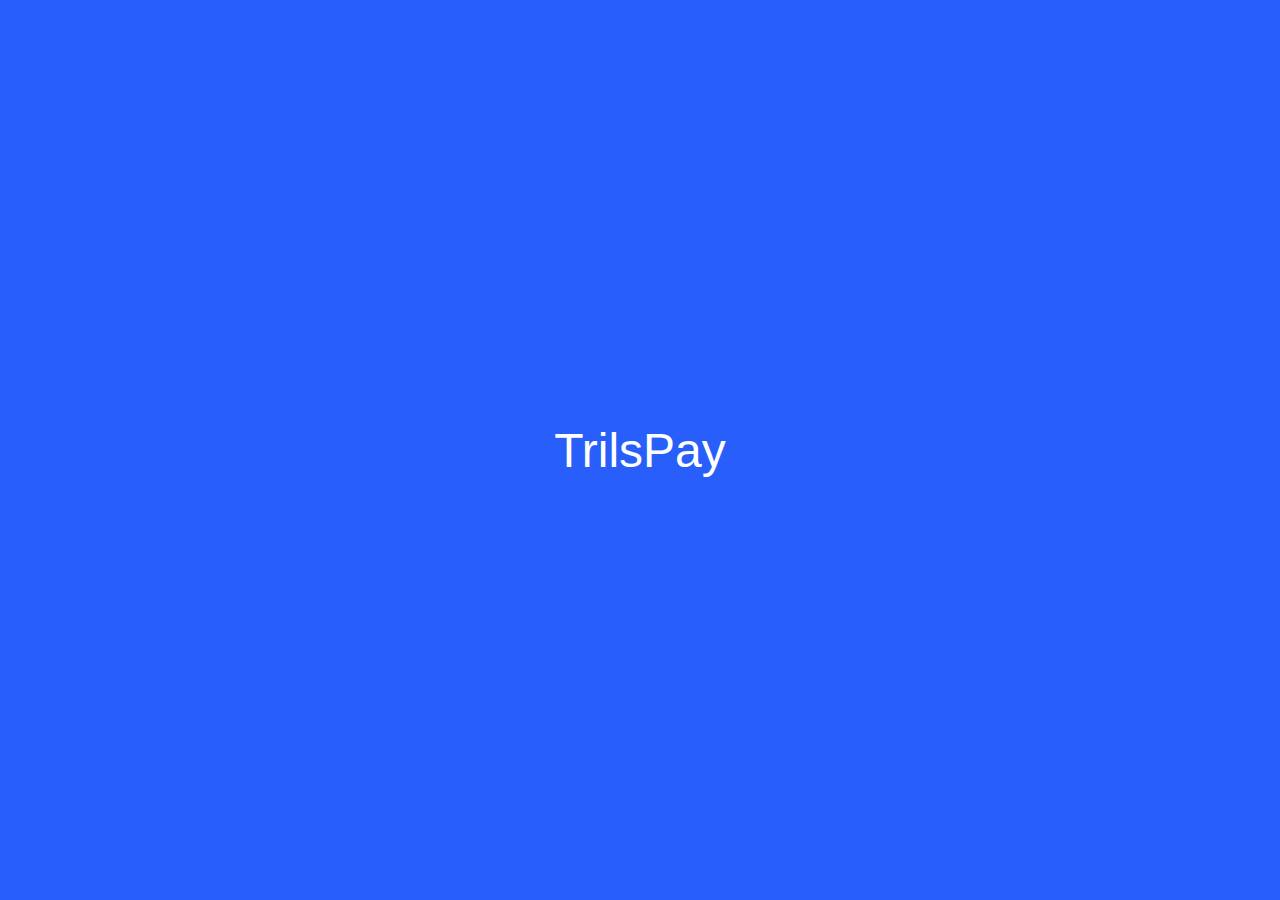
<file: index.html>
<!DOCTYPE html>
<html lang="en">
<head>
    <meta charset="UTF-8">
    <meta name="viewport" content="width=device-width, initial-scale=1.0">
    <title>TRILSPAY</title>
    <link rel="stylesheet" href="styles/index.css">
</head>
<body>
    <div id="launcher">TrilsPay</div>

    <script src="functions/app.js"></script>
</body>
</html>
</file>
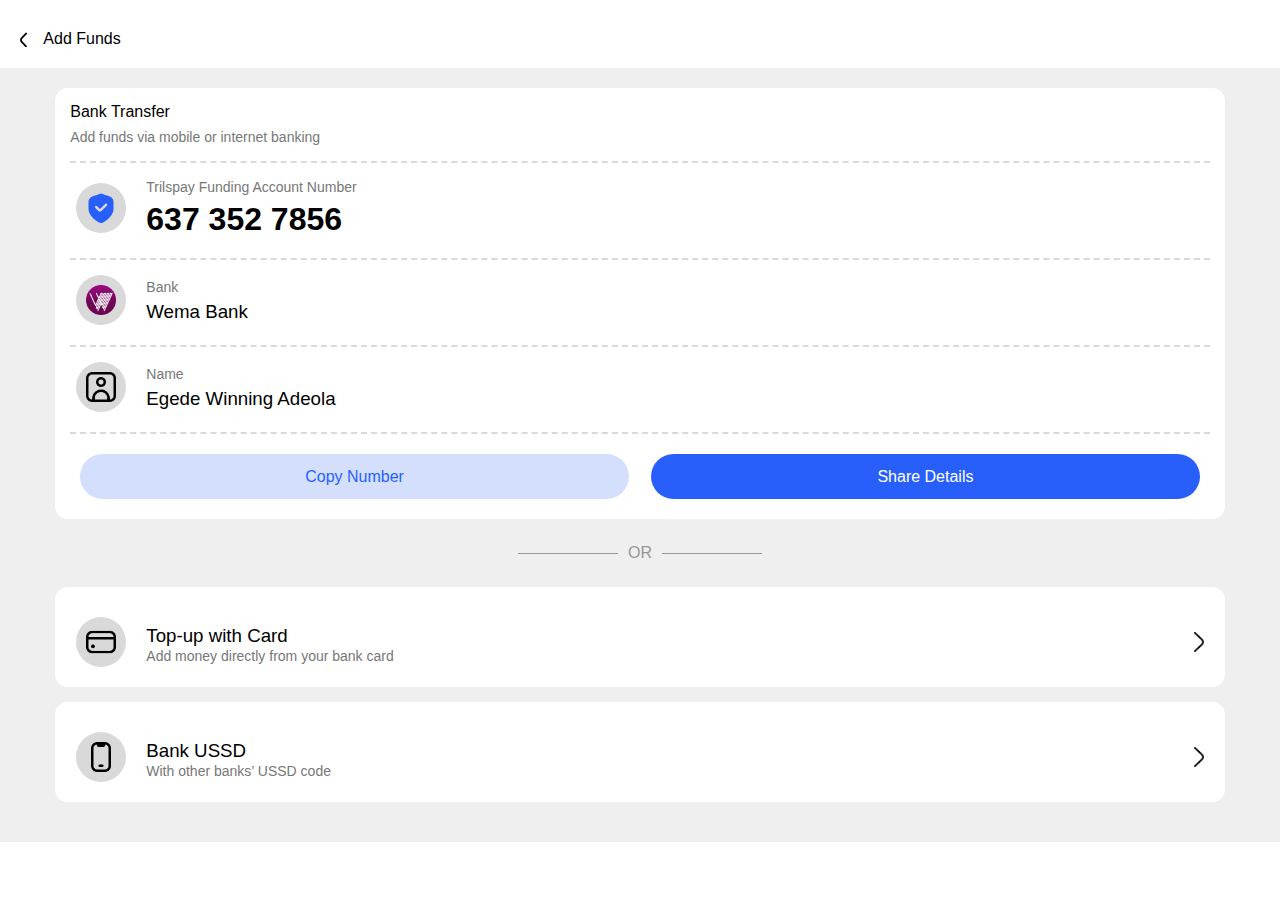
<file: addFunds.html>
<!doctype html>
<html>

<head>
    <meta charset="UTF-8">
    <meta name="viewport" content="width=device-width, initial-scale=1.0">
    <link rel="stylesheet" href="/styles/style.css">
    <!-- <script src="https://cdn.tailwindcss.com"></script> -->
    <title>Add Funds
    </title>
</head>

<body>
    <nav class="navbar">
        <div style="display: flex; align-items: center;">
            <img src="./assets//icons/backIcon.png" alt="back">
            <p>Add Funds</p>
        </div>

    </nav>

    <main class="add-funds">
        <div class="card">
            <p>Bank Transfer</p>
            <span>Add funds via mobile or internet banking</span>

            <div class="dashed-line"></div>

            <div class="child">
                <div class="circle">
                    <img src="./assets/images/Account.png" alt="">
                </div>
                <div class="children">
                    <span>
                        Trilspay Funding Account Number
                    </span>

                    <h1>
                        637 352 7856
                    </h1>
                </div>
            </div>
            <div class="dashed-line"></div>

            <div class="child">
                <div class="circle">
                    <img src="./assets/images/Bank.png" alt="">
                </div>
                <div class="children">
                    <span>
                        Bank
                    </span>

                    <h3>
                        Wema Bank
                    </h3>
                </div>
            </div>
            <div class="dashed-line"></div>

            <div class="child">
                <div class="circle">
                    <img src="./assets/images/Beneficiary.png" alt="">
                </div>
                <div class="children">
                    <span>
                        Name
                    </span>

                    <h3>
                        Egede Winning Adeola
                    </h3>
                </div>
            </div>

            <div class="dashed-line"></div>
            <div class="container">
                <button>Copy Number</button>
                <button>Share Details</button>
            </div>
        </div>

        <div class="middle">
            <div class="line"></div>
            <p>OR</p>
            <div class="line"></div>
        </div>

        <div class="parent">
            <div class="card">
                <div class="child">
                    <div class="subChild">
                        <div class="circle">
                            <img src="./assets/icons/creditCard.png" alt="">
                        </div>
                        <div class="children">
                            <h3>
                                Top-up with Card
                            </h3>
                            <span>
                                Add money directly from your bank card
                            </span>
        
                        </div>
                    </div>

                    <img src="./assets/icons/nextIcon.png" alt="" class="icon">
                </div>
            </div>
            <div class="card">
                <div class="child">
                    <div class="subChild">
                        <div class="circle">
                            <img src="./assets/images/mobile.png" alt="">
                        </div>
                        <div class="children">
                            <h3>
                                Bank USSD
                            </h3>
                            <span>
                                With other banks’ USSD code
                            </span>
        
                        </div>
                    </div>
                    <img src="./assets/icons/nextIcon.png" alt="" class="icon">
                </div>
            </div>
        </div>
    </main>

</body>

</html>
</file>
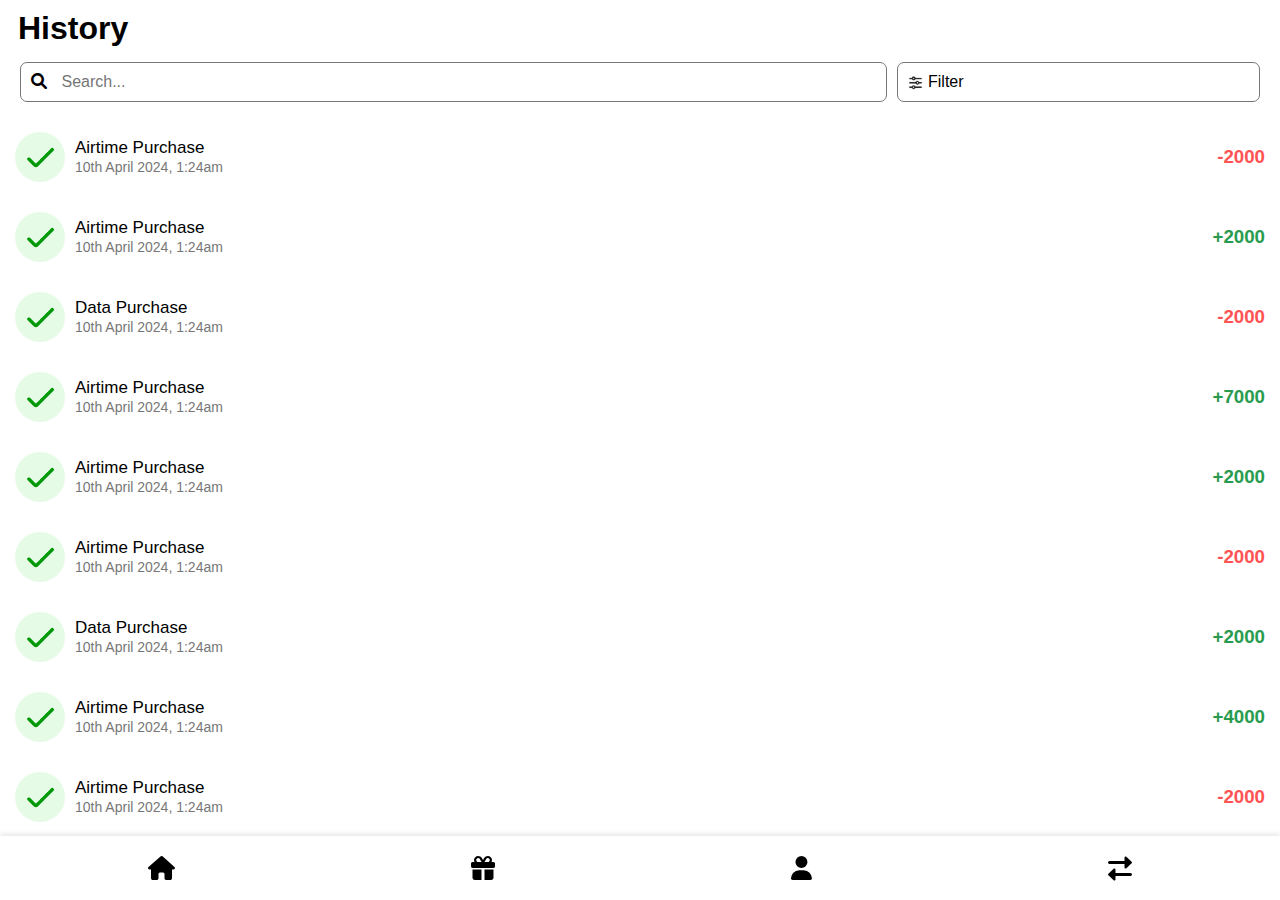
<file: history.html>
<!DOCTYPE html>
<html lang="en">

<head>
    <meta charset="UTF-8">
    <meta name="viewport" content="width=device-width, initial-scale=1.0">
    <title>History</title>
    <link rel="preconnect" href="https://fonts.googleapis.com">
    <link rel="preconnect" href="https://fonts.gstatic.com" crossorigin>
    <link href="https://fonts.googleapis.com/css2?family=Sora:wght@100..800&display=swap" rel="stylesheet">
    <link rel="stylesheet" href="https://cdnjs.cloudflare.com/ajax/libs/font-awesome/6.0.0-beta3/css/all.min.css">
    <link rel="stylesheet" href="./styles/style.css">
</head>

<body>
    <div class="modal-container" id="receipt">
        <div class="modal">
            <header>
                <div>
                    <h2 id="service"></h2>
                    <span id="product"></span>
                </div>

                <p id="closeBtn" class="close">
                    Done
                </p>
            </header>

            <div class="modal-body">
                <div class="card" id="receiptModal" style="display: grid; place-content: center;">
                    <h1 id="receiptAmount"></h1>
                </div>
                <div class="card" style="border: 1px solid #7777; margin: 13px 0;">
                    <p id="receiptDate" style="font-size: 17px;"></p>
                    <p id="receiptTime" style="margin-top: 7px; font-size: 17px;"></p>
                </div>
                <div class="card" id="receiptId" style="display: flex; justify-content: space-between; align-items: center; border: 1px solid #7777;">
                    <div>
                        <span>Transaction no.</span>
                        <p style="margin-top: 7px; font-size: 17px;">
                            16828763873748748836
                        </p>
                    </div>

                    <img src="./assets/icons/copyIcon.png" alt="" style="height: 25px; ">
                </div>
            </div>

            <div class="modal-footer" style="color: #FF5353; font-size: 19px; padding:10px 20px; display: flex; align-items: center; margin-top: 10px;">
                <img src="./assets/icons/flagIcon.png" alt="" style="height: 25px; margin-right: 10px;">
                Report a problem
            </div>
        </div>
    </div>
    <main class="history">
        <div class="header">
            <h1>History</h1>
        </div>
        <nav class="navbar">
            <div class="search-container">
                <i class="fas fa-search search-icon"></i>
                <input type="text" class="search-input" placeholder="Search...">
            </div>

            <button>
                <img src="./assets/icons/filterIcon.png" alt="">
                Filter
            </button>
        </nav>

        <div class="container" id="history">

        </div>

        

        <div class="bottom-nav">
            <i class="fas fa-home nav-icon" id="home-icon"></i>
            <i class="fas fa-gift nav-icon" id="gift-icon"></i>
            <i class="fas fa-user nav-icon" id="profile-icon"></i>
            <i class="fas fa-exchange-alt nav-icon" id="transfer-icon"></i>
        </div>
    </main>

    <script src="./functions/history.js"></script>
</body>

</html>
</file>
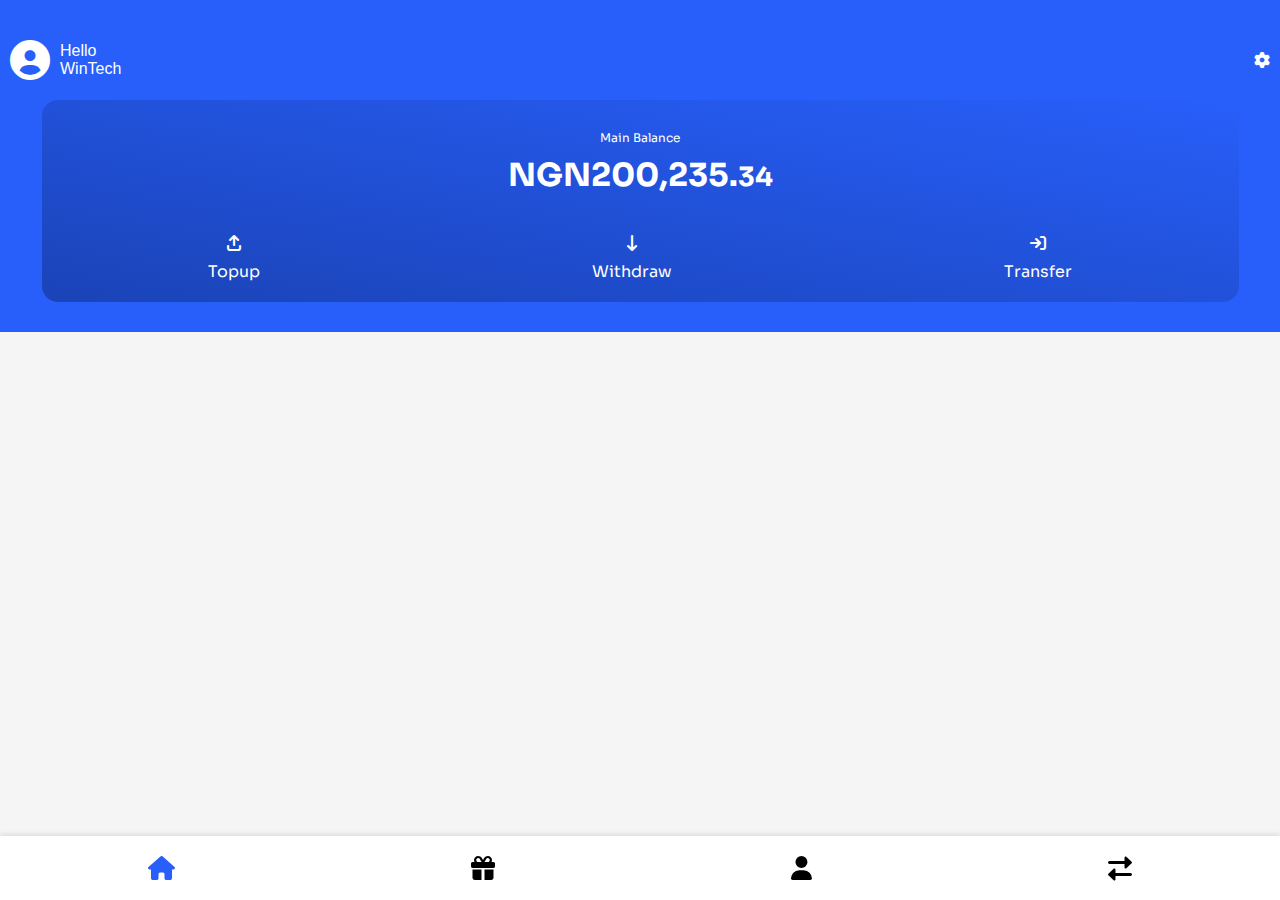
<file: index2.html>
<!DOCTYPE html>
<html lang="en">
<head>
    <meta charset="UTF-8">
    <meta name="viewport" content="width=device-width, initial-scale=1.0">
    <title>TRILSPAY</title>
    <link rel="preconnect" href="https://fonts.googleapis.com">
    <link rel="preconnect" href="https://fonts.gstatic.com" crossorigin>
    <link href="https://fonts.googleapis.com/css2?family=Sora:wght@100..800&display=swap" rel="stylesheet">
    <link rel="stylesheet" href="https://cdnjs.cloudflare.com/ajax/libs/font-awesome/6.0.0-beta3/css/all.min.css">
    <link rel="stylesheet" href="styles/index2.css">
    <link rel="stylesheet" href="styles/home.css">
</head>
<body>
    <div id="content"></div>

   
    <div class="bottom-nav">
        <i class="fas fa-home nav-icon" id="home-icon"></i>
        <i class="fas fa-gift nav-icon" id="gift-icon"></i>
        <i class="fas fa-user nav-icon" id="profile-icon"></i>
        <i class="fas fa-exchange-alt nav-icon" id="transfer-icon"></i>
    </div>

    <script src="functions/index2.js"></script>
</body>
</html>
</file>
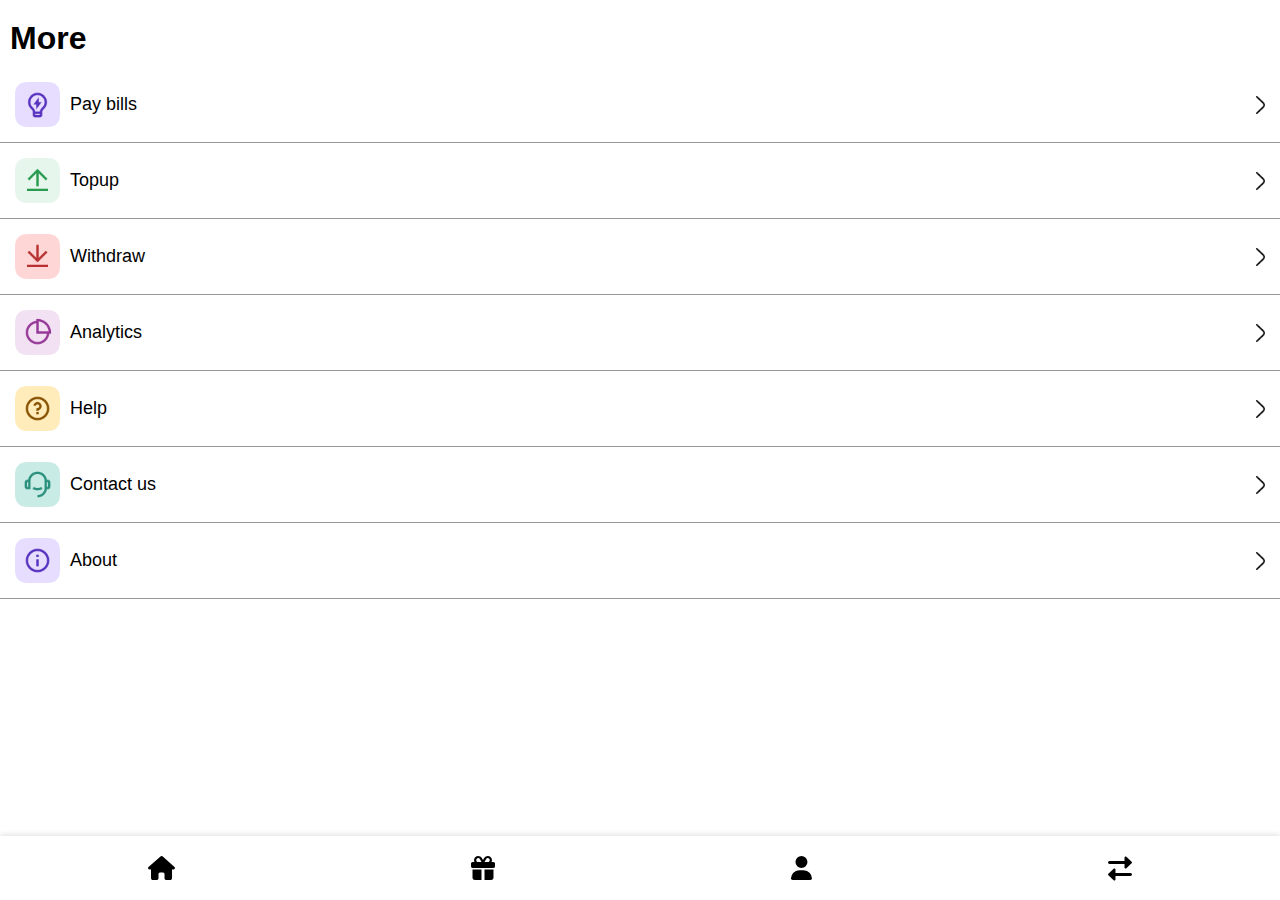
<file: more.html>
<!DOCTYPE html>
<html lang="en">
<head>
    <meta charset="UTF-8">
    <meta name="viewport" content="width=device-width, initial-scale=1.0">
    <title>More</title>
    <link rel="preconnect" href="https://fonts.googleapis.com">
    <link rel="preconnect" href="https://fonts.gstatic.com" crossorigin>
    <link href="https://fonts.googleapis.com/css2?family=Sora:wght@100..800&display=swap" rel="stylesheet">
    <link rel="stylesheet" href="https://cdnjs.cloudflare.com/ajax/libs/font-awesome/6.0.0-beta3/css/all.min.css">
    <link rel="stylesheet" href="./styles/style.css">
</head>
<body>
    <nav style="padding: 10px;">
        <h1>More</h1>
    </nav>
    <main>
        <div class="more" id="more">

        </div>

        <div class="bottom-nav">
            <i class="fas fa-home nav-icon" id="home-icon"></i>
            <i class="fas fa-gift nav-icon" id="gift-icon"></i>
            <i class="fas fa-user nav-icon" id="profile-icon"></i>
            <i class="fas fa-exchange-alt nav-icon" id="transfer-icon"></i>
        </div>
    </main>
    <script src="./functions/more.js"></script>
</body>
</html>
</file>
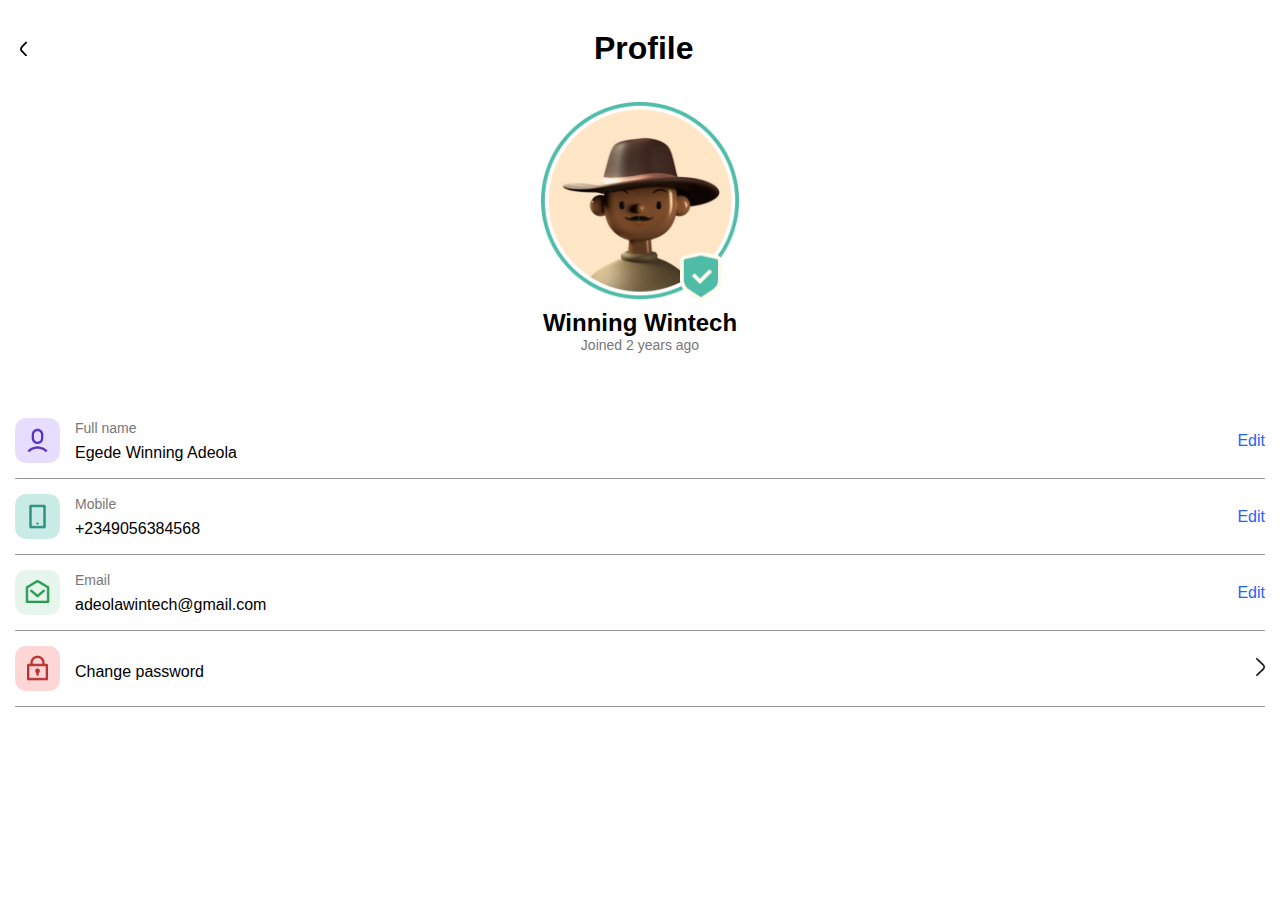
<file: profile.html>
<!DOCTYPE html>
<html lang="en">

<head>
    <meta charset="UTF-8">
    <meta name="viewport" content="width=device-width, initial-scale=1.0">
    <title>Profile</title>

    <link rel="stylesheet" href="./styles/style.css">
</head>

<body>
    <nav style="display: flex; align-items: center;" class="navbar">
        <img src="./assets//icons/backIcon.png" alt="back">
        <h1>Profile</h1>
        <div></div>
    </nav>

    <main class="profile">
        <div class="user">
            <img src="./assets/images/verifiedProfile.png" alt="">

            <h2>Winning Wintech</h2>
            <span>Joined 2 years ago</span>
        </div>

        <div class="modify">
            <div class="subChild">
                <div class="child">
                    <img src="./assets//images/setProfile.png" alt="">
                    <div>
                        <span>Full name</span>
                        <p>Egede Winning Adeola</p>
                    </div>
                </div>
                <a href="#">Edit</a>
            </div>
            <div class="subChild">
                <div class="child">
                    <img src="./assets//images/setMobile.png" alt="">
                    <div>
                        <span>Mobile</span>
                        <p>+2349056384568</p>
                    </div>
                </div>
                <a href="#">Edit</a>
            </div>
            <div class="subChild">
                <div class="child">
                    <img src="./assets//images/setEmail.png" alt="">
                    <div>
                        <span>Email</span>
                        <p>adeolawintech@gmail.com</p>
                    </div>
                </div>
                <a href="#">Edit</a>
            </div>
            <div class="subChild">
                <div class="child">
                    <img src="./assets//images/setPassword.png" alt="">
                    <p>Change password</p>
                </div>
                <a href="#">
                    <img src="./assets/icons/nextIcon.png" alt="" class="icon">
                </a>
            </div>
    </main>
</body>

</html>
</file>
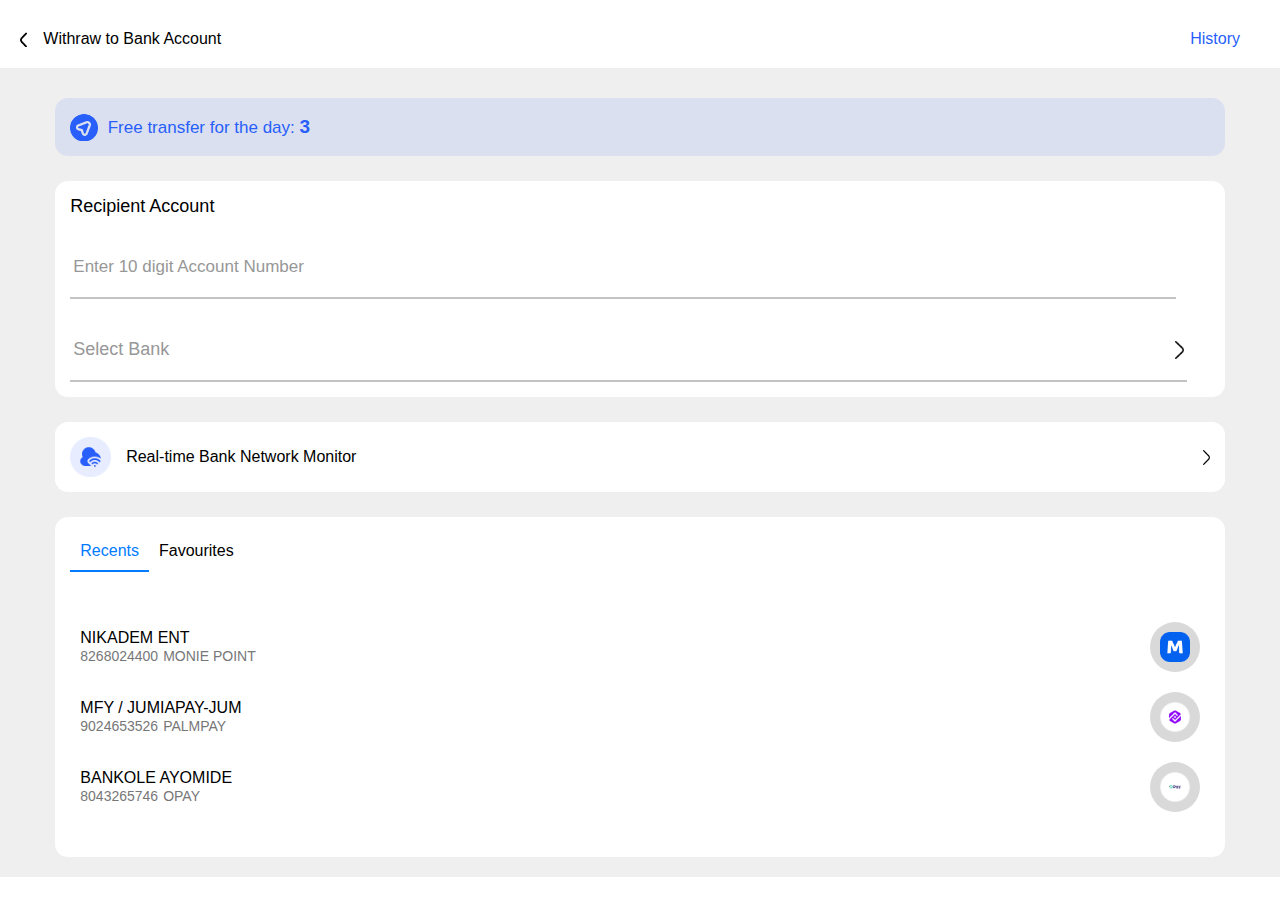
<file: withdraw.html>
<!DOCTYPE html>
<html lang="en">

<head>
    <meta charset="UTF-8">
    <meta name="viewport" content="width=device-width, initial-scale=1.0">
    <title>Withraw Funds</title>
    <!-- links -->
    <link rel="stylesheet" href="/styles/style.css">
</head>

<body>
    <nav class="navbar">
        <div style="display: flex; align-items: center;">
            <img src="./assets//icons/backIcon.png" alt="back">
            <p>Withraw to Bank Account</p>
        </div>

        <a href="">
            History
        </a>
    </nav>

    <main class="withdraw">
        <div class="card first">
            <img src="./assets/icons/sendIcon.png" alt="">
            <p>
                Free transfer for the day: <strong>3</strong>
            </p>
        </div>

        <div class="card transfer">
            <p>Recipient Account</p>
            <form action="">
                <input type="text" placeholder="Enter 10 digit Account Number">

                <button>
                    <p>
                        Select Bank
                    </p>

                    <img src="./assets/icons/nextIcon.png" alt="">
                </button>
            </form>
        </div>

        <div class="card realtime">
            <div style="display: flex; align-items: center;">
                <img src="./assets/images/wifi.png" alt="real time" class="wifi">
                <p>Real-time Bank Network Monitor</p>
            </div>

            <img src="./assets/icons/nextIcon.png" alt="" class="icon">
        </div>

        <div class="card tab">
            <div class="tabs">
                <button class="tab-link active" onclick="openTab(event, 'Tab1')">Recents</button>
                <button class="tab-link" onclick="openTab(event, 'Tab2')">Favourites</button>
            </div>

            <div id="Tab1" class="tab-content" style="display: block;">
                <div class="recent" id="recent">
                    <!-- data js -->
                </div>
                
            </div>
            <div id="Tab2" class="tab-content">
            </div>
        </div>

        <script src="functions/script.js"></script>
        <script src="functions/data.js"></script>
    </main>
</body>

</html>
</file>
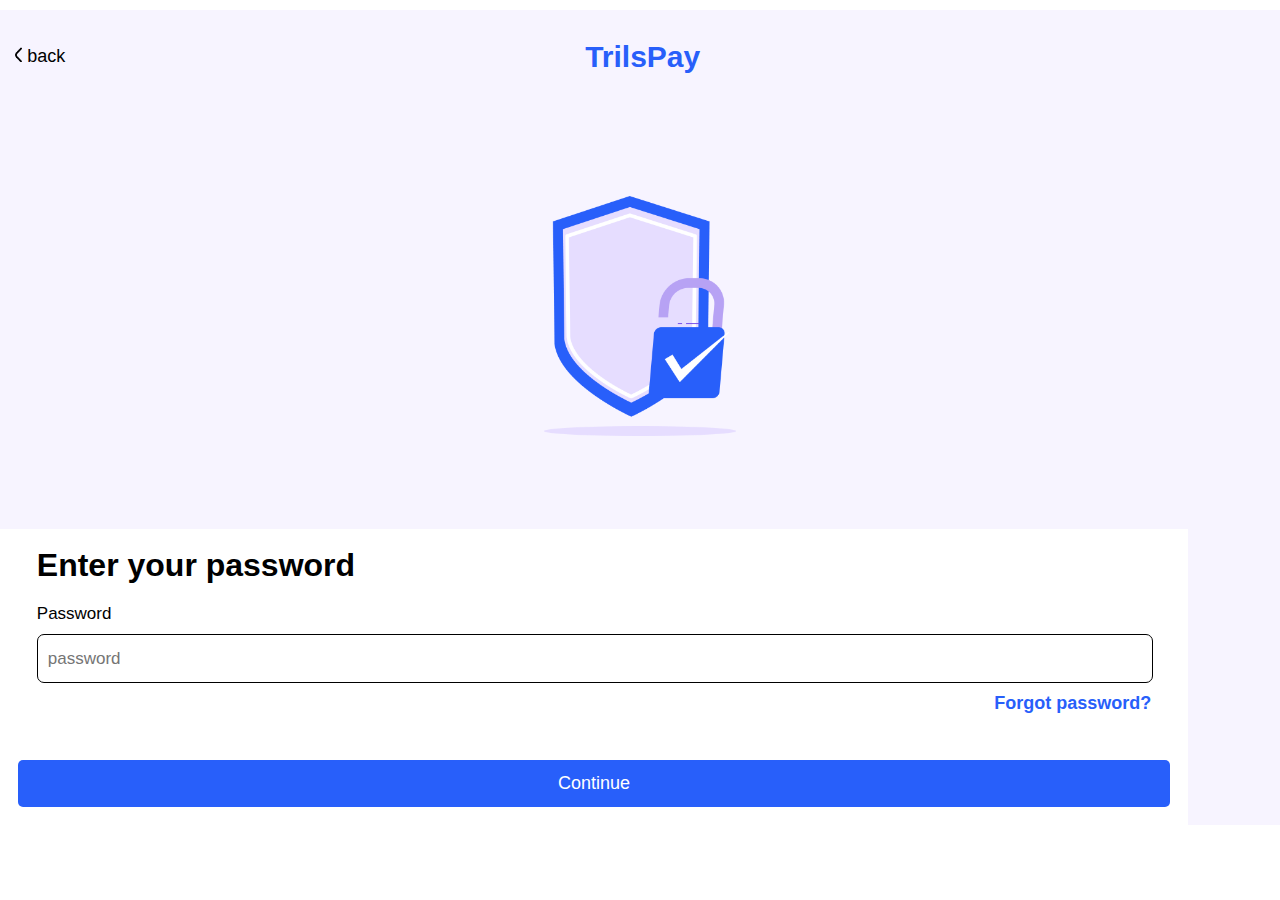
<file: authentication/password.html>
<!DOCTYPE html>
<html lang="en">
  <head>
    <meta charset="UTF-8" />
    <meta name="viewport" content="width=device-width, initial-scale=1.0" />
    <title>Sign In</title>
    <link rel="stylesheet" href="style.css" />
  </head>
  <body>
    <main class="password">
      <section>
        <nav class="navbar">
          <a href="">
            <img src="../assets/icons/backIcon.png" alt="" />
            back
          </a>

          <h1>TrilsPay</h1>

          <div></div>
        </nav>
        <div class="container">
          <img src="../assets/images/passwordImg.png" alt="" />
        </div>

        <div class="form">
          <div class="card">
            <div>
              <h1>Enter your password</h1>
            </div>
            <form action="">
              <label>Password</label>
              <input type="password" placeholder="password" />
              <div>
                <p class="a" id="modalBtn">Forgot password?</p>
              </div>
            </form>
          </div>

          <button>Continue</button>
        </div>
      </section>
    </main>
    <div class="modal-container" id="modal">
      <div class="modal" id="content1">
        <div class="body">
          <div class="header">
            <h1>Forgot your password?</h1>
            <p class="close" id="close1">Done</p>
          </div>
          <form action="">
            <label>Mobile number</label>
            <input type="text" placeholder="number" />
          </form>
        </div>

        <div class="button">
          <button>Send reset link</button>
          <p class="a" id="toPhone">Use email instead</p>
        </div>
      </div>

      <div class="modal" id="content2">
        <div class="body">
          <div class="header">
            <h1>Forgot your password?</h1>
            <p class="close" id="close2">Done</p>
          </div>
          <form action="">
            <label>Email</label>
            <input type="email" placeholder="email address" />
          </form>
        </div>

        <div class="button">
          <button>Send reset link</button>
          <p class="a" id="toEmail">Use phone instead</p>
        </div>
      </div>
    </div>

    <script src="../functions/forgot.js"></script>
  </body>
</html>
</file>
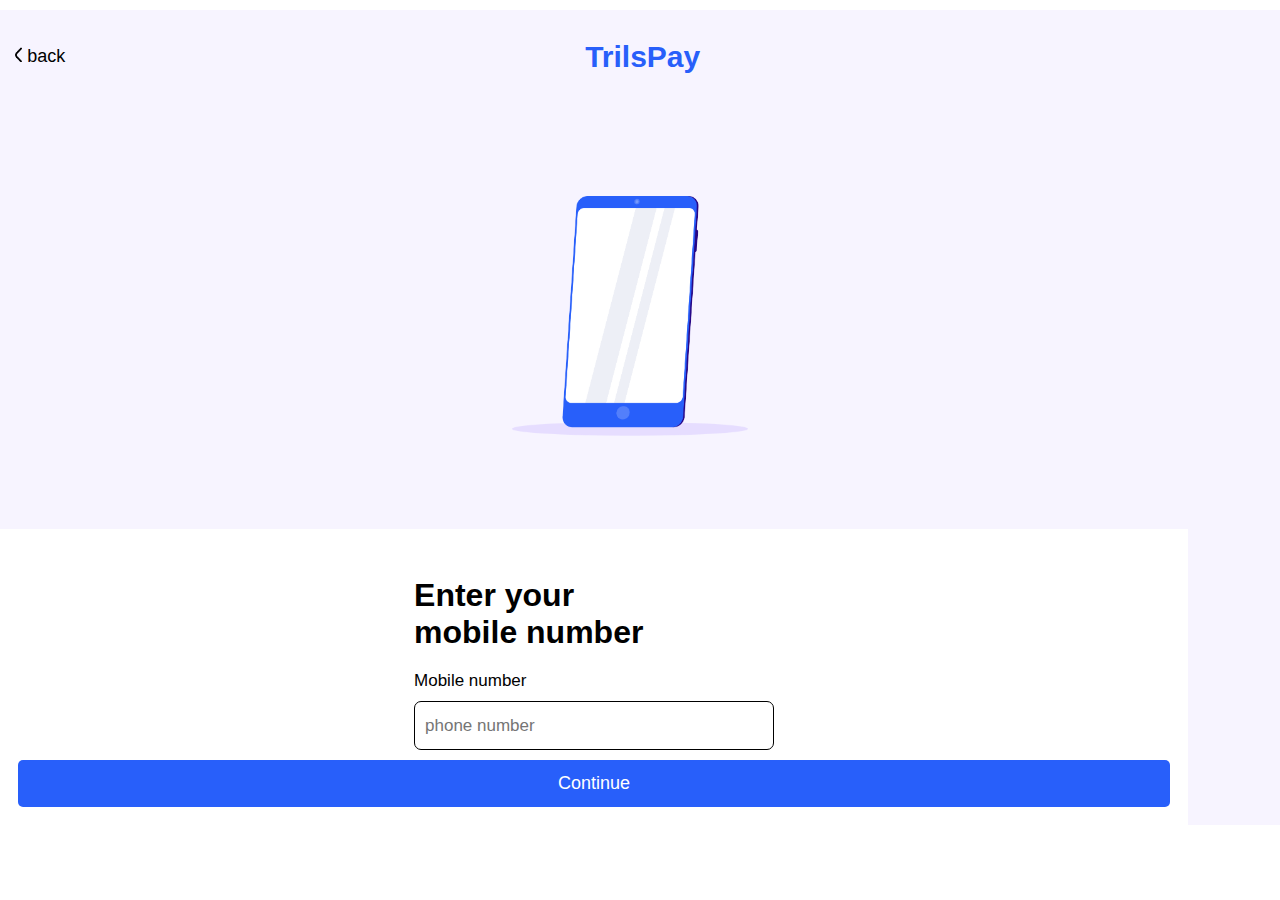
<file: authentication/signin.html>
<!DOCTYPE html>
<html lang="en">
  <head>
    <meta charset="UTF-8" />
    <meta name="viewport" content="width=device-width, initial-scale=1.0" />
    <title>Sign In</title>
    <link rel="stylesheet" href="style.css" />
  </head>
  <body>
    <main class="signin">
      <section>
        <nav class="navbar">
          <a href="">
            <img src="../assets/icons/backIcon.png" alt="" />
            back
          </a>

          <h1>TrilsPay</h1>

          <div></div>
        </nav>
        <div class="container">
          <img src="../assets/images/signinImg.png" alt="" />
        </div>

        <div class="form">
          <div class="content">
            <div>
              <h1>
                Enter your <br />
                mobile number
              </h1>
            </div>
            <form action="">
              <label> Mobile number</label>
              <input type="text" placeholder="phone number" />
            </form>
          </div>

          <button>Continue</button>
        </div>
      </section>
    </main>
  </body>
</html>
</file>
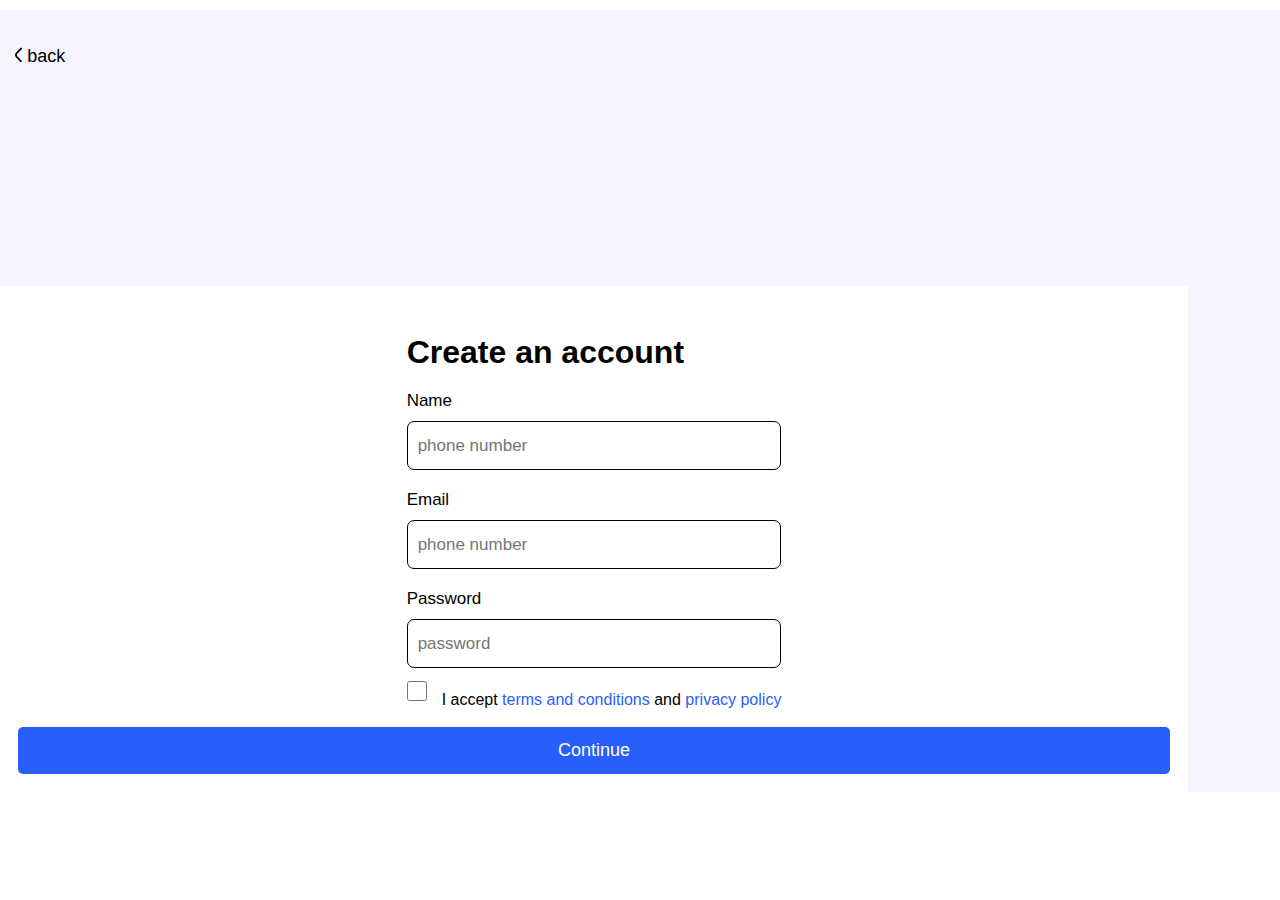
<file: authentication/signup.html>
<!DOCTYPE html>
<html lang="en">
  <head>
    <meta charset="UTF-8" />
    <meta name="viewport" content="width=device-width, initial-scale=1.0" />
    <title>Create Account</title>
    <link rel="stylesheet" href="style.css" />
  </head>
  <body>
    <main class="signup">
      <section>
        <nav class="navbar">
          <a href="">
            <img src="../assets/icons/backIcon.png" alt="" />
            back
          </a>
        </nav>
        <div class="container"></div>

        <div class="form">
          <div class="content">
            <div>
              <h1>Create an account</h1>
            </div>
            <form action="">
              <div>
                <label>Name</label>
                <input type="text" placeholder="phone number" />
              </div>
              <div>
                <label> Email</label>
                <input type="email" placeholder="phone number" />
              </div>
              <div>
                <label> Password</label>
                <input type="password" placeholder="password" />
              </div>

              <div class="box">
                <input type="checkbox" class="check" /><span>
                  I accept
                  <a href="">terms and conditions</a> and
                  <a href="">privacy policy</a>
                </span>
              </div>
            </form>
          </div>

          <button>Continue</button>
        </div>
      </section>
    </main>
  </body>
</html>
</file>
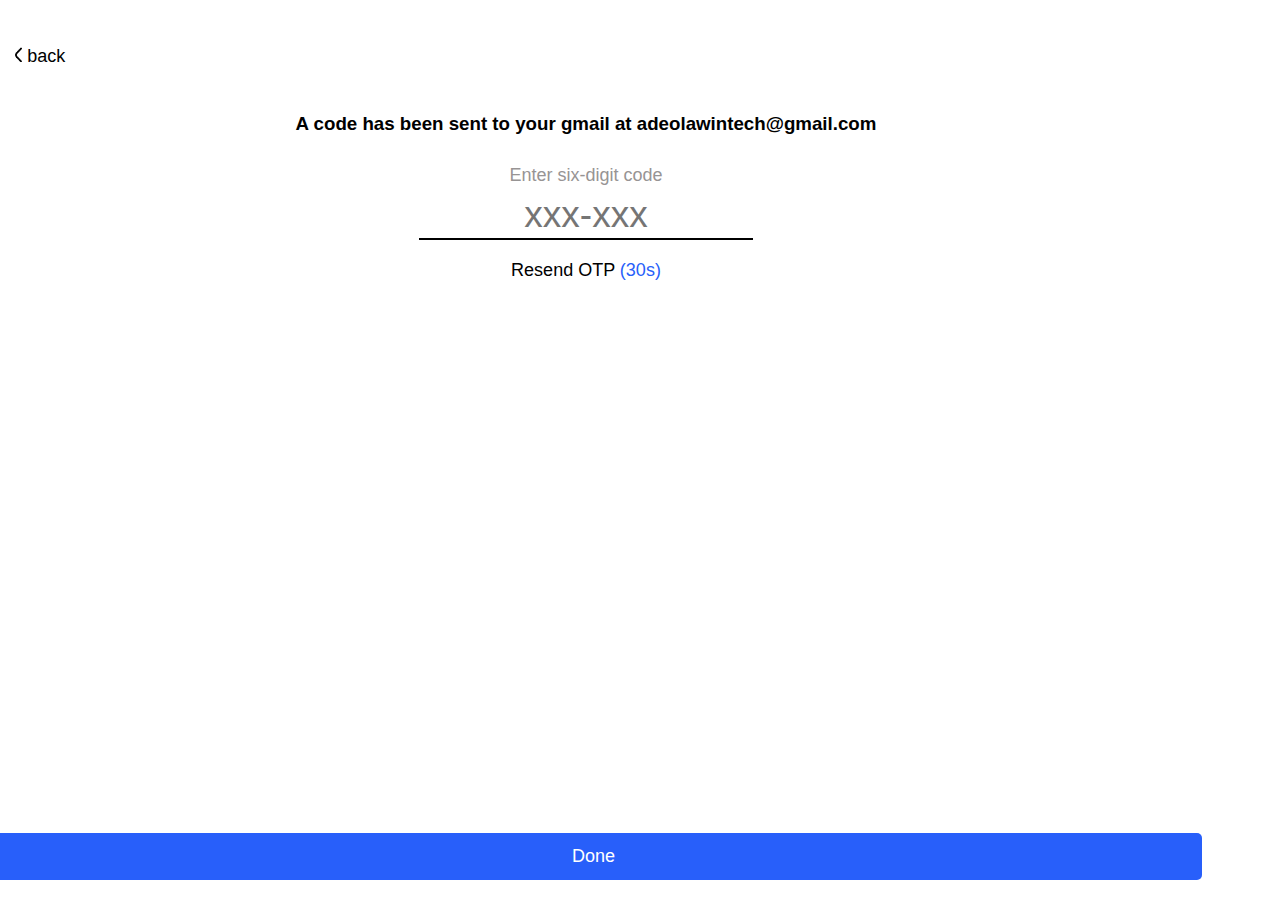
<file: authentication/verify.html>
<!DOCTYPE html>
<html lang="en">
  <head>
    <meta charset="UTF-8" />
    <meta name="viewport" content="width=device-width, initial-scale=1.0" />
    <title>verify Otp</title>
    <link rel="stylesheet" href="style.css" />
  </head>
  <body>
    <main class="verify" style="background: white;">
      <section>
        <nav class="navbar">
          <a href="">
            <img src="../assets/icons/backIcon.png" alt="" />
            back
          </a>
        </nav>
        <div class="verify-otp">
          <div>
            <h3>
              A code has been sent to your  gmail at adeolawintech@gmail.com
            </h3>

            <form action="">
              <label for="">Enter six-digit code</label>
              <input type="text" class="otp" placeholder="xxx-xxx">

              <p class="resendBtn" id="resendBtn" disabled>Resend OTP <span>(<span id="countdown">30</span>s)</span></p>
            </form>
          </div>
          <button>Done</button>
        </div>

      </section>
    </main>
    <script src="../functions/countdown.js"></script>
  </body>
</html>
</file>
<file: styles/index.css>
body {
    background-color: #285FFA;
    margin: 0;
    font-family: Arial, sans-serif;
    display: flex;
    justify-content: center;
    align-items: center;
    height: 100vh;
    overflow: hidden;
}
#launcher {
    display: flex;
    justify-content: center;
    align-items: center;
    width: 100%;
    height: 100%;
    color: white;
    font-size: 3rem;
}
</file>
<file: styles/style.css>
* {
    margin: 0;
    font-family: Arial, sans-serif;
    padding: 0;
}

body {
    padding: 10px 0;
}

::-webkit-scrollbar {
    display: none;
}

/* general styling */

/* navbar component */
.navbar {
    padding: 1rem;
    display: flex;
    align-items: center;
    background-color: #fff;
    padding: 20px;
    justify-content: space-between;
}

.navbar img {
    height: 15px;
}

.navbar p {
    margin-left: 1rem;
    font-size: 1rem;
}

.navbar a {
    text-decoration: none;
    color: #285FFA;
    margin-right: 20px;
}

/* bottom navbar */
.bottom-nav {
    position: fixed;
    bottom: 0;
    width: 100%;
    display: flex;
    justify-content: space-around;
    background-color: white;
    padding: 10px 0;
    box-shadow: 0 -2px 5px rgba(0, 0, 0, 0.1);
}

.nav-icon {
    font-size: 24px;
    color: black;
    padding: 10px;
    cursor: pointer;

}

.nav-icon.active {
    color: #285FFA;
}

/* card component */
.card {
    background-color: #fff;
    width: 90%;
    border-radius: 13px;
    padding: 15px;
}

span {
    color: #777777;
    font-size: 14px;
}

/* circle container */
.circle {
    height: 50px;
    width: 50px;
    border-radius: 100%;
    background: #D9D9D9;
    display: grid;
    place-items: center;
}

/* end of general styling */

/* add funds page */
.add-funds,
.withdraw {
    background-color: #EFEFEF;
    display: grid;
    place-items: center;
    padding: 20px 7px;
}

.add-funds .card p {
    margin-bottom: 7px;
}

.add-funds h3 {
    font-weight: 500;
    margin-top: 5px;
}

.add-funds h1 {
    margin-top: 5px;
}

.dashed-line {
    border-bottom: 2px dashed #D9D9D9;
    margin-top: 15px;
}

.add-funds .circle img {
    height: 30px;
    width: 30px;
}

.add-funds .child,
.add-funds .parent {
    display: flex;
    padding: 15px 6px;
    padding-bottom: 5px;
    align-items: center;
}

.add-funds .child .children,
.add-funds .parent .children {
    margin-left: 20px;
}

.add-funds .container {
    display: flex;
    align-items: center;
    padding: 20px 10px;
    padding-bottom: 5px;
    justify-content: space-between;
}

.add-funds .container button {
    outline: none;
    border: none;
    width: 49%;
    border-radius: 50px;
    height: 45px;
    font-size: 16px;
}

.add-funds .container button:first-child {
    background-color: #285FFA33;
    color: #285FFA;
}

.add-funds .container button:last-child {
    background-color: #285FFA;
    color: #fff;
}

.add-funds .parent {
    width: 100%;
    /* margin-right: -13px; */
    justify-content: space-between;
    flex-direction: column;
}

.add-funds .parent .card {
    margin-bottom: 15px;
}

.add-funds .parent .card .child {
    justify-content: space-between;
}

.add-funds .parent .card .icon {
    height: 20px;
}

.add-funds .parent .card {
    cursor: pointer;
}

.add-funds .parent .card .subChild {
    display: flex;
    align-items: center;
}

.add-funds .middle {
    display: flex;
    align-items: center;
    padding: 10px 0;
    margin-top: 15px;
}

.add-funds .middle p {
    margin: 0 10px;
    color: #979797;
}

.add-funds .middle .line {
    border-bottom: 1px solid#979797;
    width: 100px;

}

/* end of add funds page */

/* withdraw funds page */
.withdraw .card {
    margin-top: 25px;
}

.withdraw .first {
    background-color: #285FFA1A;
    display: flex;
    align-items: center;
    margin-top: 10px;
}

.withdraw .first img {
    height: 28px;
}

.withdraw .first p {
    color: #285FFA;
    font-weight: 500;
    margin-left: 10px;
    font-size: 17px;
}

.withdraw .first p strong {
    font-size: 19px;
}

.withdraw .realtime {
    display: flex;
    justify-content: space-between;
    align-items: center;
    cursor: pointer;
}

.withdraw .realtime .wifi {
    height: 40px;
    margin-right: 15px;
}

.withdraw .realtime img {
    height: 15px;
}

.withdraw .transfer form {
    display: grid;
    place-items: start;
}

.withdraw .transfer form input,
.withdraw .transfer form button {
    display: flex;
    font-size: 17px;
    width: 98%;
    margin-top: 20px;
    background: transparent;
    border-bottom: 2px solid #97979792;
    padding: 20px 3px;
    outline: none;
    border-top: 0;
    border-left: 0;
    border-right: 0;
    align-items: center;
    justify-content: space-between;
}

.withdraw .transfer p {
    font-size: 18px;
    font-weight: 500;
}

.withdraw .transfer form input::placeholder {
    Color: #979797;
}

.withdraw .transfer form input {
    width: 96.5%;
}

.withdraw .transfer form button {
    color: #979797;
    cursor: pointer;
}

.withdraw .transfer form button img {
    height: 18px;
}

.withdraw .tab .tabs {
    display: flex;
}

.withdraw .tab .tab-link {
    background: none;
    border: none;
    font-size: 16px;
    cursor: pointer;
    padding: 10px;
    border-bottom: 2px solid transparent;
}

.withdraw .tab .tab-link.active {
    border-bottom: 2px solid #007bff;
    color: #007bff;
}

.withdraw .tab .tab-content {
    padding: 10px;
}

.withdraw .tab .tab-content .recent .circle img {
    height: 30px;
}

.withdraw .tab .tab-content .recent {
    text-transform: uppercase;
    width: 100%;
    margin-top: 20px;
    max-height: 220px;
    overflow: scroll;
}

.withdraw .tab .tab-content .recent .info {
    display: flex;
    justify-content: space-between;
    align-items: center;
    margin-top: 20px;
}

.withdraw .tab .tab-content .recent .info span:last-child {
    margin-left: 5px;
}

/* more page styling */

.more {
    width: 100%;
    padding-bottom: 50px;
}

.more .subChild {
    display: flex;
    justify-content: space-between;
    align-items: center;
    padding: 15px;
    text-decoration: none;
    color: #000;
    font-size: 18px;
    font-weight: 500;
    border-bottom: 1px solid#979797;
}

.more .subChild .child {
    display: flex;
    align-items: center;
}

.more .subChild .child img {
    height: 45px;
}

.more .subChild .child p {
    margin-left: 10px;
}

.more .subChild .icon,
.profile .modify .subChild .icon {
    height: 18px;
}

/* profile page styling */
.profile {
    padding: 15px;
}

.profile .user {
    height: 40%;
    width: 100%;
    display: grid;
    place-items: center;
}

.profile .user img {
    height: 200px;
    margin-bottom: 7px;
}

.profile .modify {
    margin-top: 50px;
}

.profile .modify .subChild {
    display: flex;
    justify-content: space-between;
    align-items: center;
    padding: 15px 0;
    border-bottom: 1px solid#979797;
}

.profile .modify .subChild .child {
    display: flex;
    align-items: center;
}

.profile .modify .subChild .child p {
    font-size: 16px;
    margin-top: 7px;
    font-weight: 500;
}

.profile .modify .subChild .child img {
    height: 45px;
    margin-right: 15px;
}

.profile .modify .subChild a {
    text-decoration: none;
    color: #285FFA;
}

/* transactions page styling*/
.history {
    padding-bottom: 50px;
    position: relative;
}

.history .container {
    padding: 15px;
    margin-top: -45px;
}

.history .container .transaction {
    width: 100%;
    height: 30px;
    display: flex;
    justify-content: space-between;
    align-items: center;
    margin-top: 30px;
    padding: 10px 0;
}

.history .container .transaction .child {
    display: flex;
    align-items: center
}

.history .container .transaction .child img {
    height: 50px;
}

.history .container .transaction .child .detail {
    margin-left: 10px;
}

.history .container .transaction .debit {
    color: #FF5353;
}

.history .container .transaction .credit {
    color: #289B4F;
}

.history .container .transaction p {
    font-size: 17px;
}

.history nav {
    margin-bottom: 10px;
}

.history nav .search-container {
    width: 70%;
    border: 1px solid #777777;
    padding: 10px;
    border-radius: 7px;
}

.history nav .search-container .search-input {
    border: none;
    margin-left: 10px;
    width: 80%;
    height: inherit;
    padding: auto;
    font-size: 16px;
    outline: none;
}

.history nav button {
    width: 30%;
    margin-left: 10px;
    border: 1px solid #777777;
    font-size: 16px;
    padding: 10px;
    border-radius: 7px;
    background: transparent;
    display: flex;
    align-items: center;
}

.history nav button img {
    margin-right: 5px;
}

.header {
    padding: 0 18px;
    margin-bottom: -5px;
}


/* modal styling */
.modal-container {
    display: none;
    position: fixed;
    z-index: 1;
    left: 0;
    top: 0;
    width: 100%;
    height: 100%;
    /* padding: 20px; */
    overflow: auto;
    background-color: rgb(0, 0, 0);
    background-color: rgba(0, 0, 0, 0.4);
}

.modal {
    height: 400px;
    overflow: scroll;
    background-color: #fff;
    padding-bottom: 20px;
    width: 100%;
    position: absolute;
    bottom: 0;
    z-index: 9;
    border-top-left-radius: 30px;
    border-top-right-radius: 30px;
}
.modal header{
    padding:20px 15px;
    display: flex;
    justify-content: space-between;
    align-items: start;
}
.modal header span{
    text-transform: uppercase;
}
.close{
    color:#1D62CA;
    font-size: 17px;
    margin-top: 7px;
}
.modal-container .modal .modal-body{
    padding:0 10px;
}
.modal-container .modal .modal-body .card{
    padding: 20px 15px;
}
</file>
<file: styles/index2.css>
body {
    margin: 0;
    font-family: Arial, sans-serif;
    background-color: #f5f5f5;
}

.bottom-nav {
    position: fixed;
    bottom: 0;
    width: 100%;
    display: flex;
    justify-content: space-around;
    background-color: white;
    padding: 10px 0;
    box-shadow: 0 -2px 5px rgba(0, 0, 0, 0.1);
}

.nav-icon {
    font-size: 24px;
    color: black;
    padding: 10px;
    cursor: pointer;
    
}

.nav-icon.active {
    color: #285FFA;
}
</file>
<file: styles/home.css>
.top-layout {
    background-color: #285FFA;
    color: white;
    padding: 10px;
    min-height: 250px;
}

.profile-section {
    display: flex;
    align-items: center;
    justify-content: space-between;
    margin-bottom: 20px;
    margin-top: 30px;
}

.profile-section .icon {
    font-size: 20px;
}

.profile-name {
    flex-grow: 1;
    text-align: center;
    text-align: left;
}

.profile-side{
    display: flex;
    justify-content: center;
    align-items: center;
    gap: 10px;
}

.settings-icon {
    margin-left: auto;
}
.balance-section {
    text-align: center;
    min-height: 200px;
    border-radius: 16px;
    width: 95%;
    margin: auto;
    margin-bottom: 20px;
    background: linear-gradient(to top right, rgba(13, 40, 117, 0.5), rgba(26, 84, 246, 0));
    display: flex;
    flex-direction: column;
    justify-content: center;

}

.main{
    font-family: "Sora", sans-serif;
    font-size: 12px;
    margin-top: 30px;
}
.balance {
    font-size: 2rem;
    margin-bottom: 40px;
    font-family: "Sora", sans-serif;
    font-weight: 700;
    margin-top: 10px;
}

.actions {
    display: flex;
    justify-content: space-around;
    margin-bottom: 20px;
}

.action {
    text-align: center;
    display: flex;
    flex-direction: column;
    gap: 10px;
    font-family: "Sora", sans-serif;
}

.small-icon {
    font-size: 20px;
    display: block;
    margin: 0 auto 5px;
}
</file>
<file: authentication/style.css>
* {
    margin: 0;
    font-family: Arial, sans-serif;
    padding: 0;
}

body {
    padding: 10px 0;
    width: 100%;
}

::-webkit-scrollbar {
    display: none;
}

/* general authentication styling */
a,
.a{
    text-decoration: none;
    color: #285FFA;
}
main{
    /* height: 100vh; */
    background: #F7F4FF;
}
.navbar {
    height: 7vh;
    /* width: 100%; */
    padding: 15px 5px;
    /* padding:0 5px; */
    display: flex;
    justify-content: space-between;
    align-items: center;
}
.navbar a{
    font-size: 18px;
    color: #000;
    margin-left: 10px;
}
.navbar h1{
    font-size: 30px;
    color: #285FFA;
    margin-left: -55px;
}
.navbar img{
    height: 15px;
}
.container {
    height: 44vh;
    display: grid;
    padding: 15px;
    place-content: center;
}
.container img{
    height: 240px;
    margin-right: 20px;
}
.form{
    height: 260px;
    background: #fff;
    padding: 18px;
    width: 90%;
    position: relative;
    display: flex;
    flex-direction: column;
    justify-content: space-between;
    align-items: center;
}
input{
    width: 94%;
    height: 27px;
    outline: none;
    margin: 10px 0;
    padding: 10px;
    font-size: 17px;
    border: 1px solid #000;
    border-radius: 7px;
}
button{
    outline: none;
    width: 100%;
    padding: 13px 0;
    font-size: 18px;
    border-radius: 5px;
    background-color: #285FFA;
    color: #fff;
    border: none;
}
label{
    font-size: 17px;
}
.form form{
    margin-top: 20px;
}

.content{
    margin-top: 30px;
}

/* styling the password  */
.password input{
    width: 100%;
}
.password .card{
    width: 95%;
}
.password .card{
    padding: 0;
    margin-left: -20px;
}
.password form div{
    width: 100%;
    display: flex;
    justify-content: end;
}
.password form div .a{
    font-size: 18px;
    font-weight: 600;
    margin-right: -20px;
}
.password .container img{
    margin: 0;
}

/* modal styling */
.modal-container {
    display: none;
    position: fixed;
    z-index: 9;
    left: 0;
    top: 0;
    width: 100%;
    height: 100%;
    overflow: auto;
    background-color: rgb(0, 0, 0);
    background-color: rgba(0, 0, 0, 0.6);
}

/* modal styling */
.modal {
    height: 300px;
    overflow: scroll;
    background-color: #fff;
    width: 100%;
    position: absolute;
    bottom: 0;
    z-index: 9;
    border-top-left-radius: 30px;
    border-top-right-radius: 30px;
    /* padding: 10px; */
}
.modal h1{
    font-size: 22px;
}
.modal form{
    margin-top: -10px;
}

.modal .header{
    padding: 20px 15px;
    display: flex;
    justify-content: space-between;
    align-items: start;
}
.modal .close {
    color: #1D62CA;
    font-size: 17px;
    margin-top: 7px;
}
.modal form{
    padding: 10px;
}
.modal .button{
    width: 100%;
    display: flex;
    justify-content: center;
    flex-direction: column;
    align-items: center;
}
.modal button{
    width: 95%;
}

.modal .button .a{
    margin-top: 10px;
    font-size: 18px;
}

/* styling the signup page */
.signup .form{
    height: 470px;
}
.signup .form form div{
    margin-top: 10px;
}
.signup .container{
    height: 17vh;
}
.signup .check{
    width: 20px;
    height: 20px;
    margin-top: -7px;
}

.box{
    display: flex;
    align-items: center;
    margin-bottom: 10px;
}
.box span{
    margin-left: 15px;
}

/* styling the otp page */

.verify .verify-otp{
    padding: 10px;
    display: grid;
    place-items: center;
    width: 90%;
    text-align: center;
}
.verify .verify-otp button{
    position: fixed;
    margin: auto;
    width: 95%;
    bottom: 20px;
    margin-left: 15px;
}
.verify .verify-otp form label{
    margin-bottom: -15px;
    margin-top: 20px;
    font-size: 18px;
    color: #979494;
}
.verify .verify-otp form{
    display: grid;
    place-items: center;
    width: 90%;
    margin: 10px auto;
}
.verify input {
    border-top: none;
    border-right: none;
    border-left: none;
    border-bottom: 2px solid #000;
    border-radius: 0;
    background: transparent;
    margin: 20px auto;
    width: 60%;
    padding: 10;
    font-size: 37px;
    text-align: center;  /* Center the text */
}
.verify .verify-otp form span{
    color: #285FFA;
}
.resendBtn{
    font-size: 18px;
}
</file>
